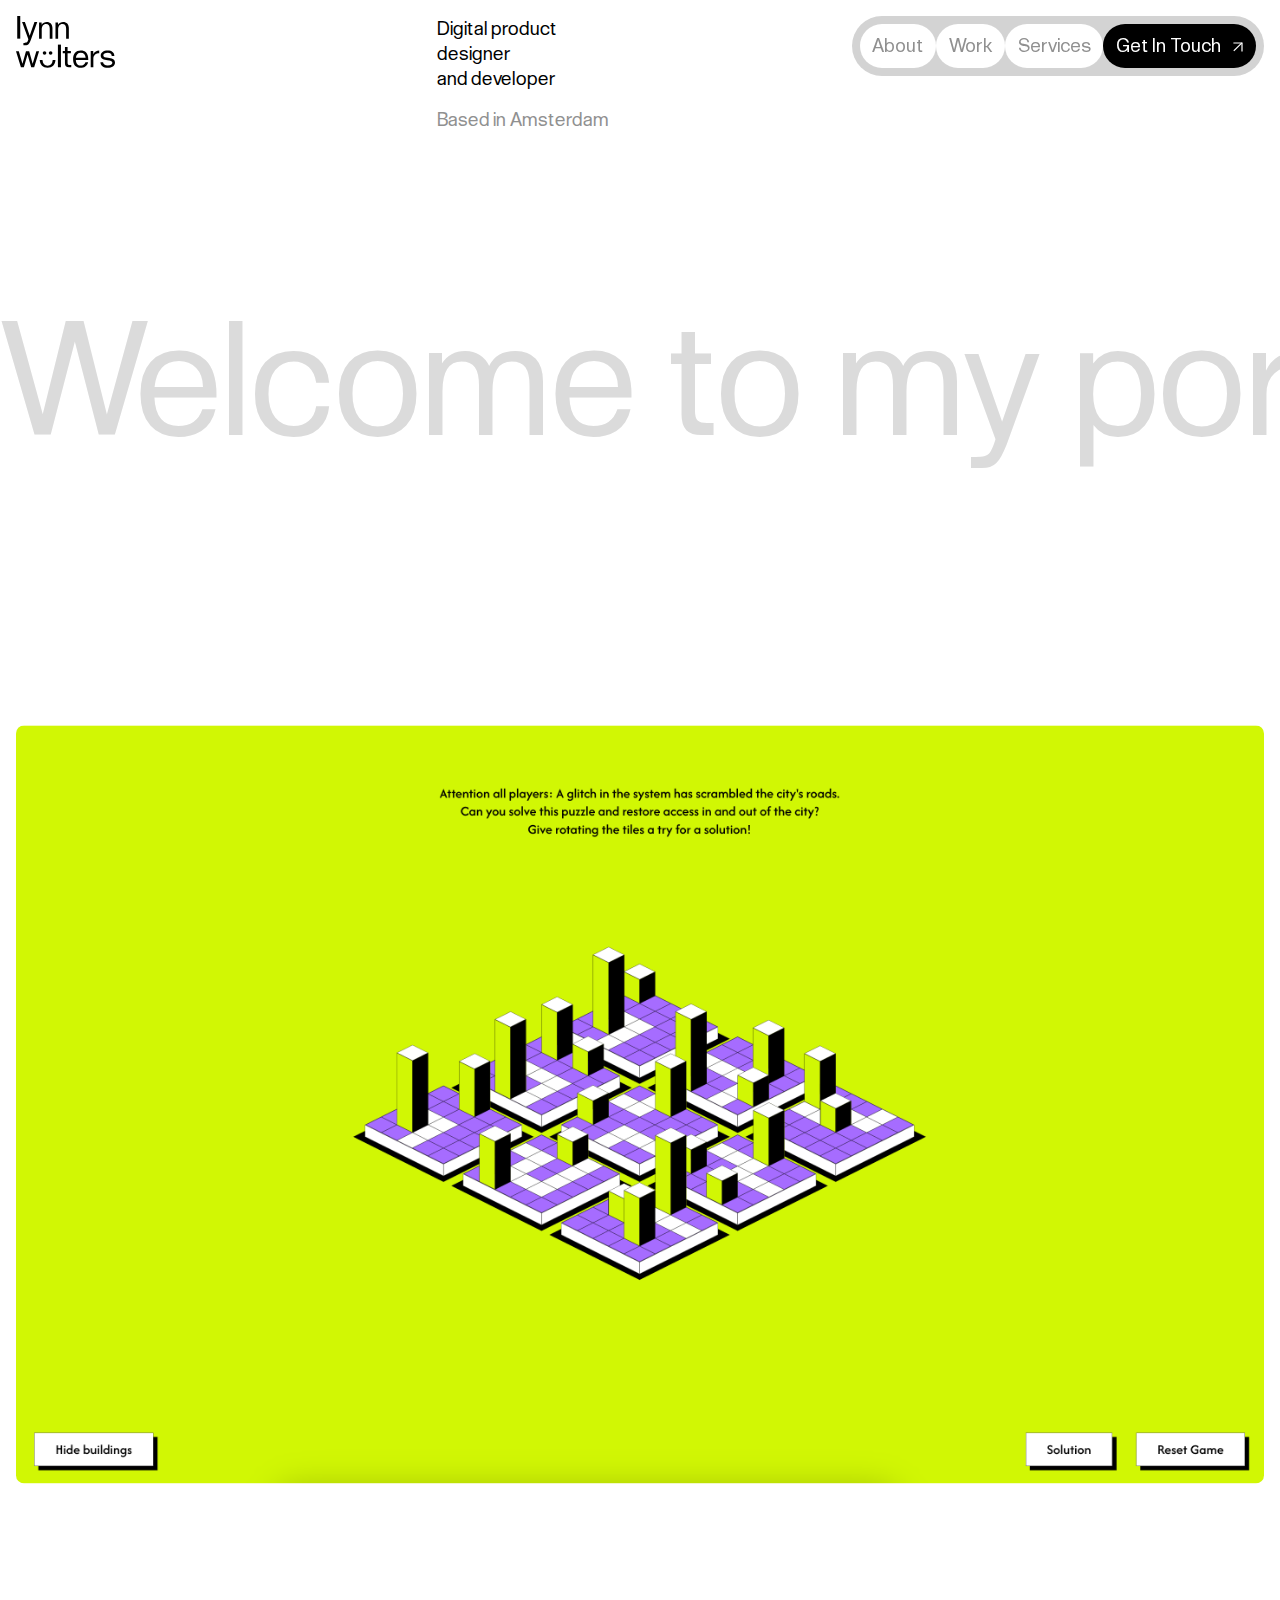
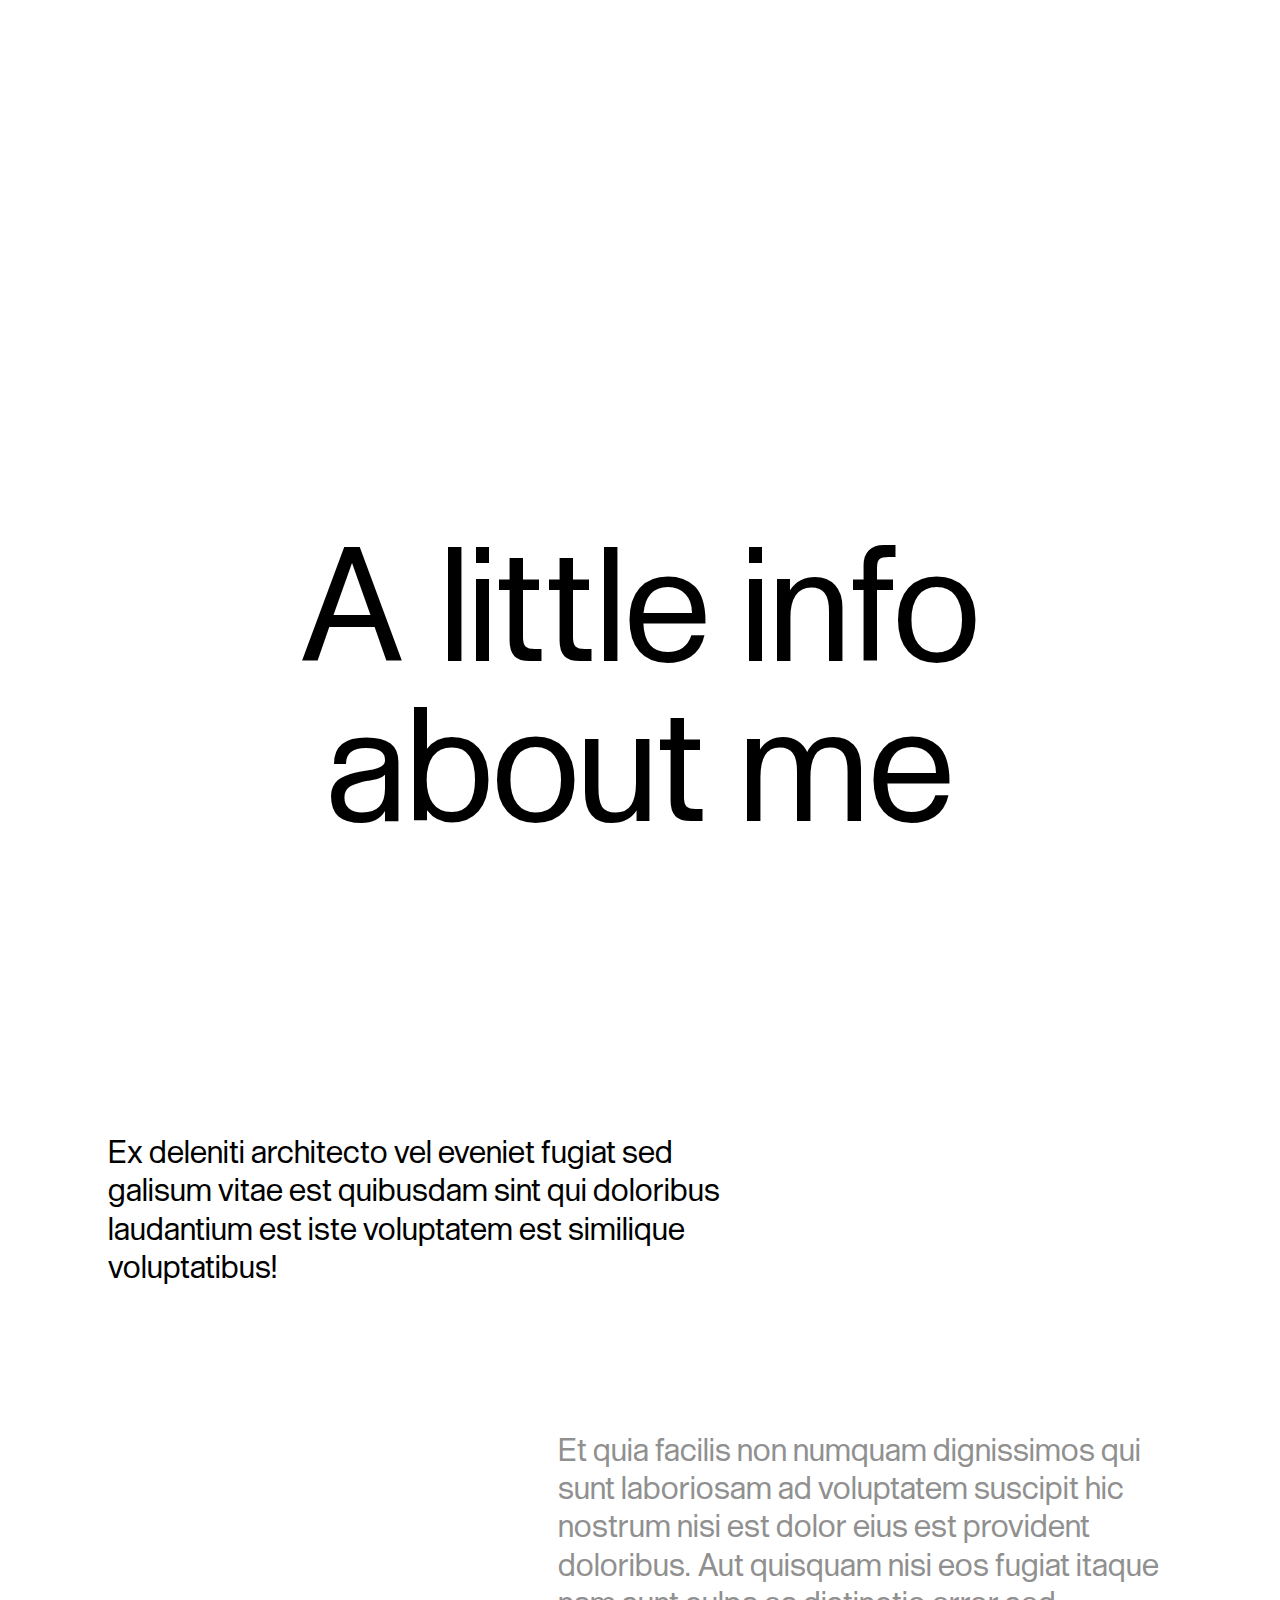
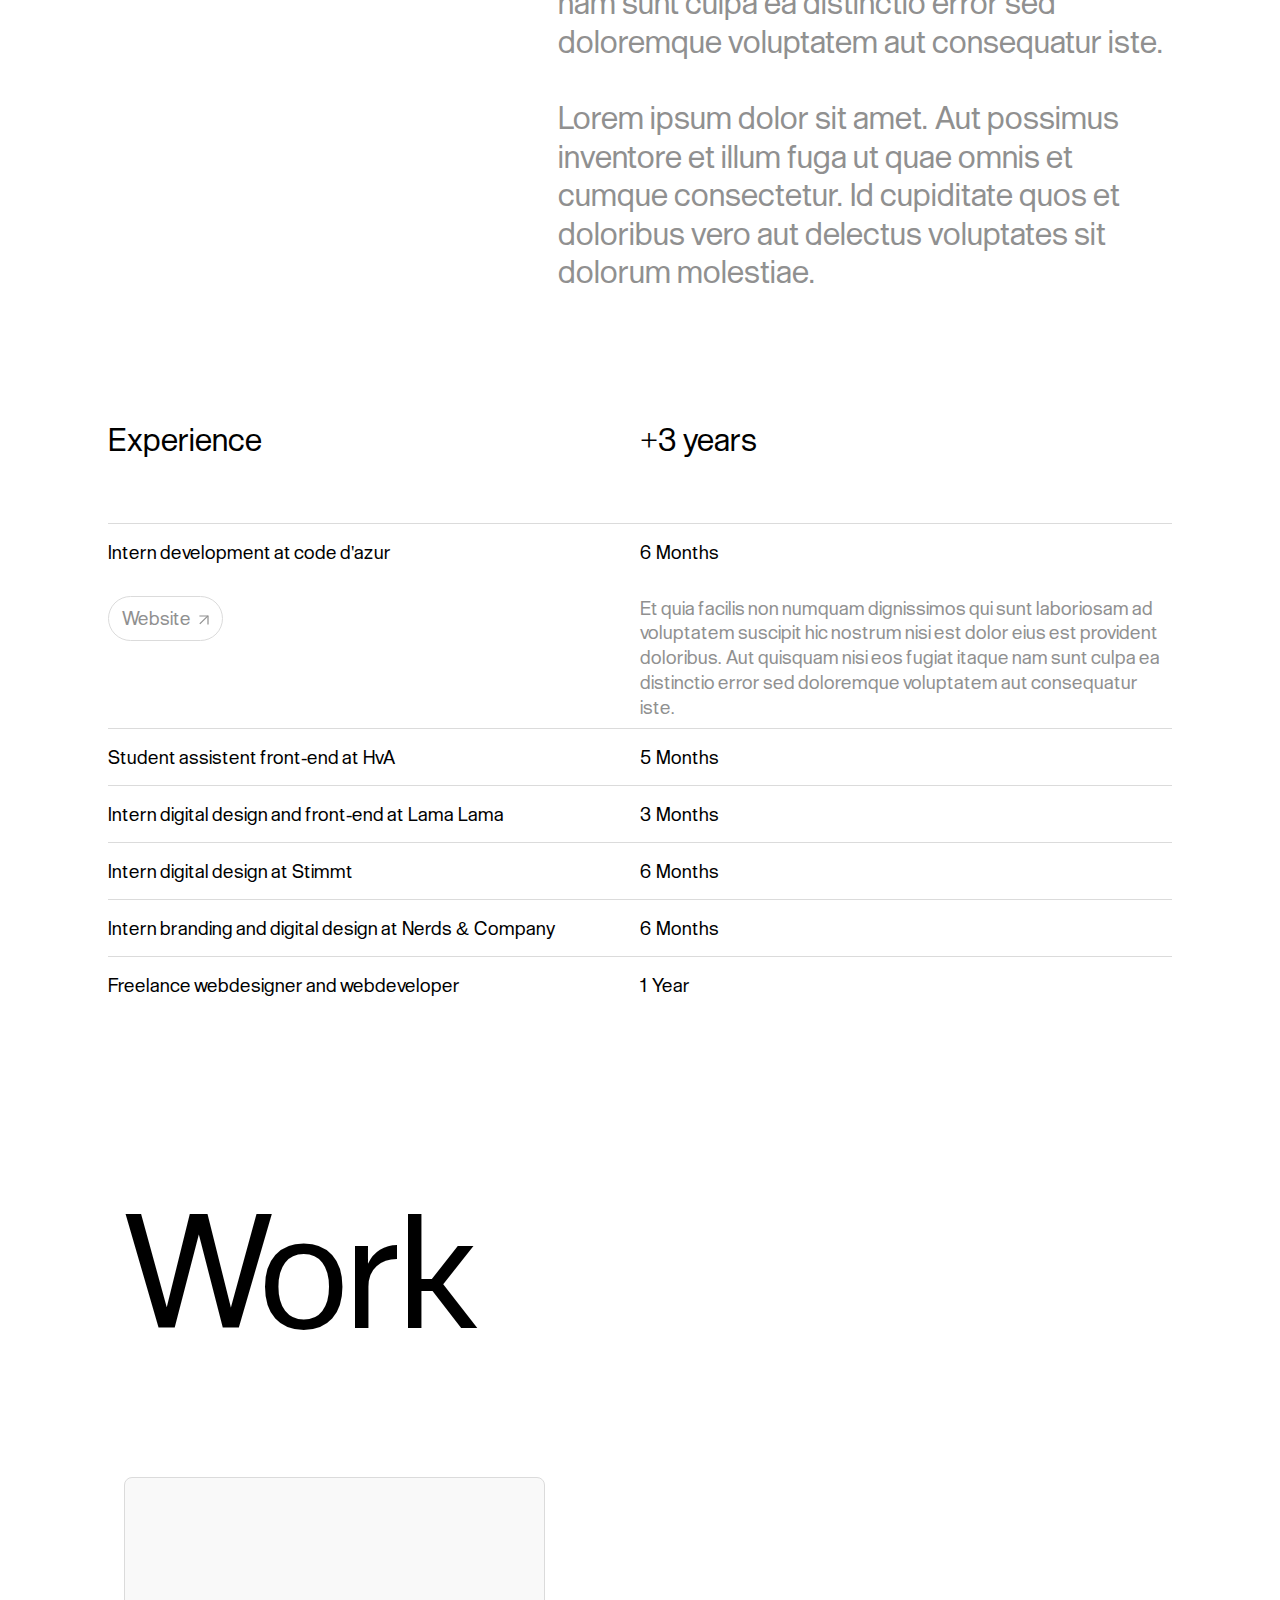
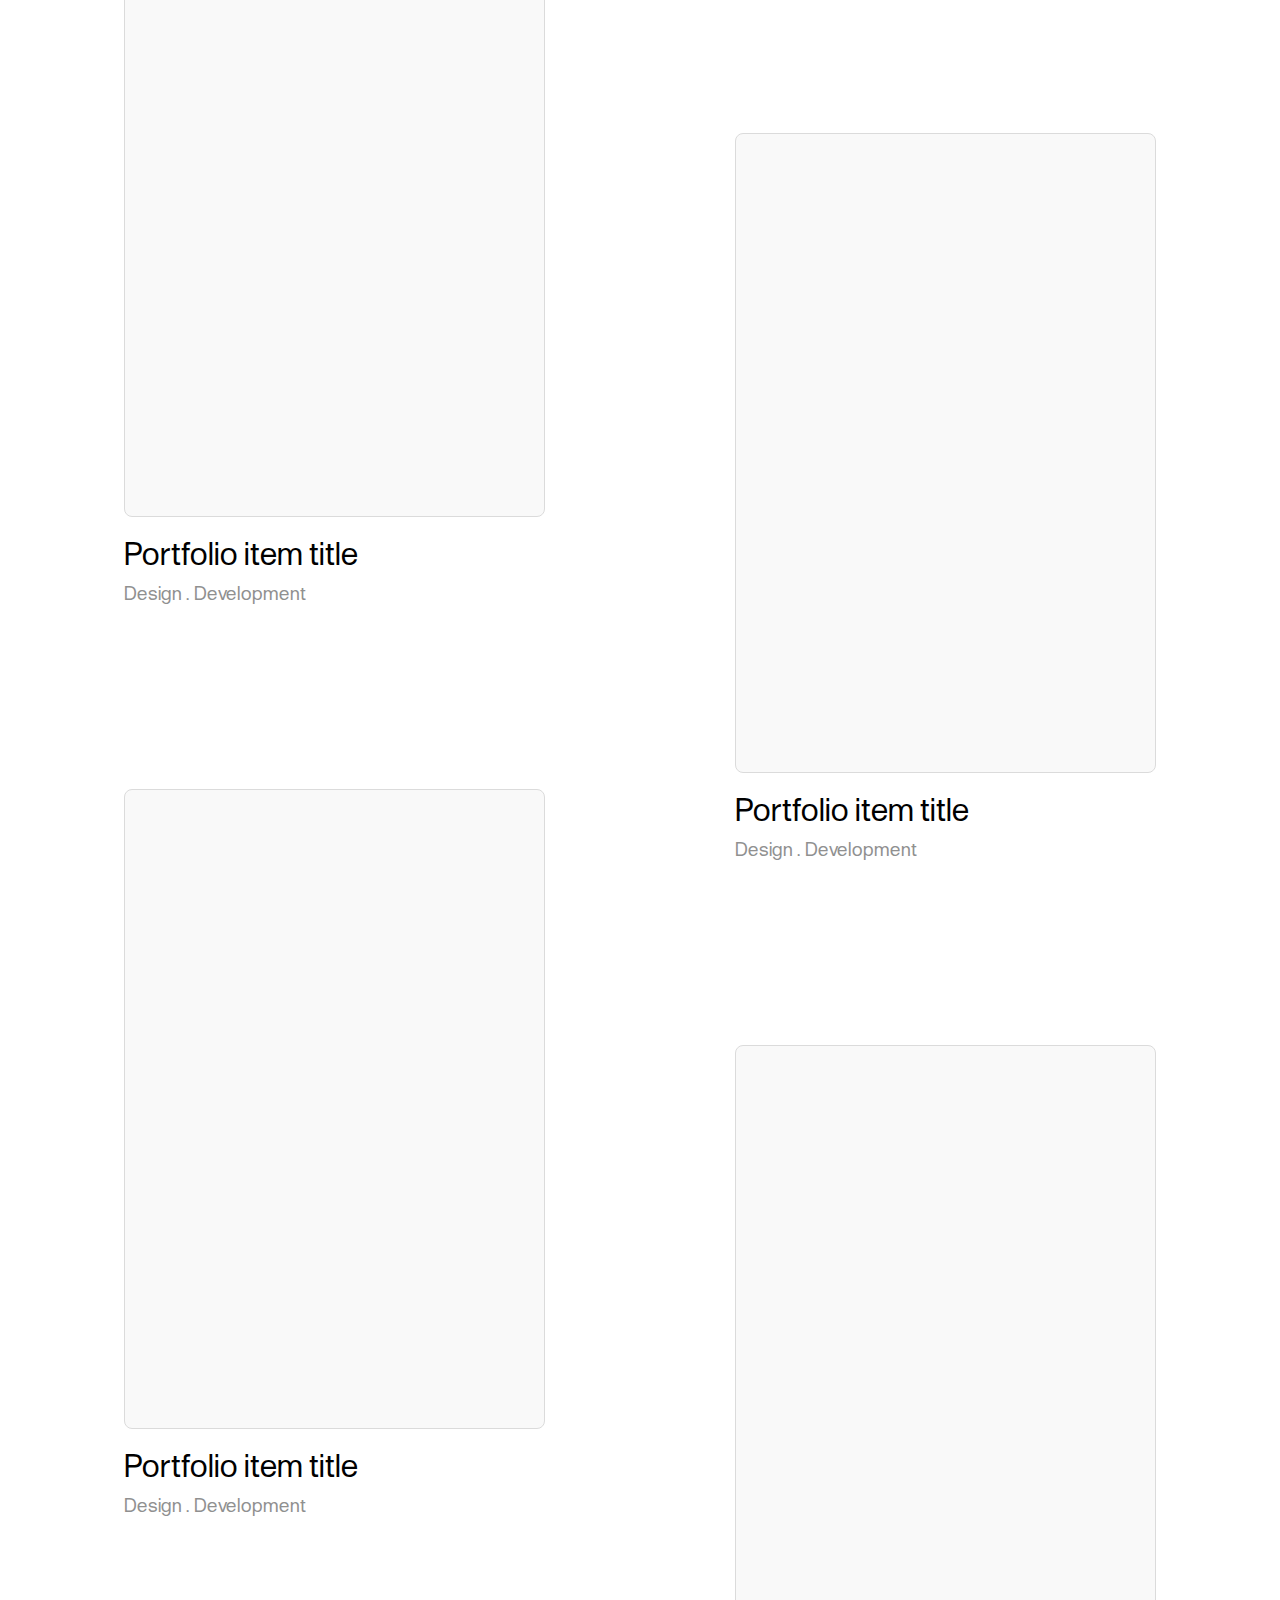
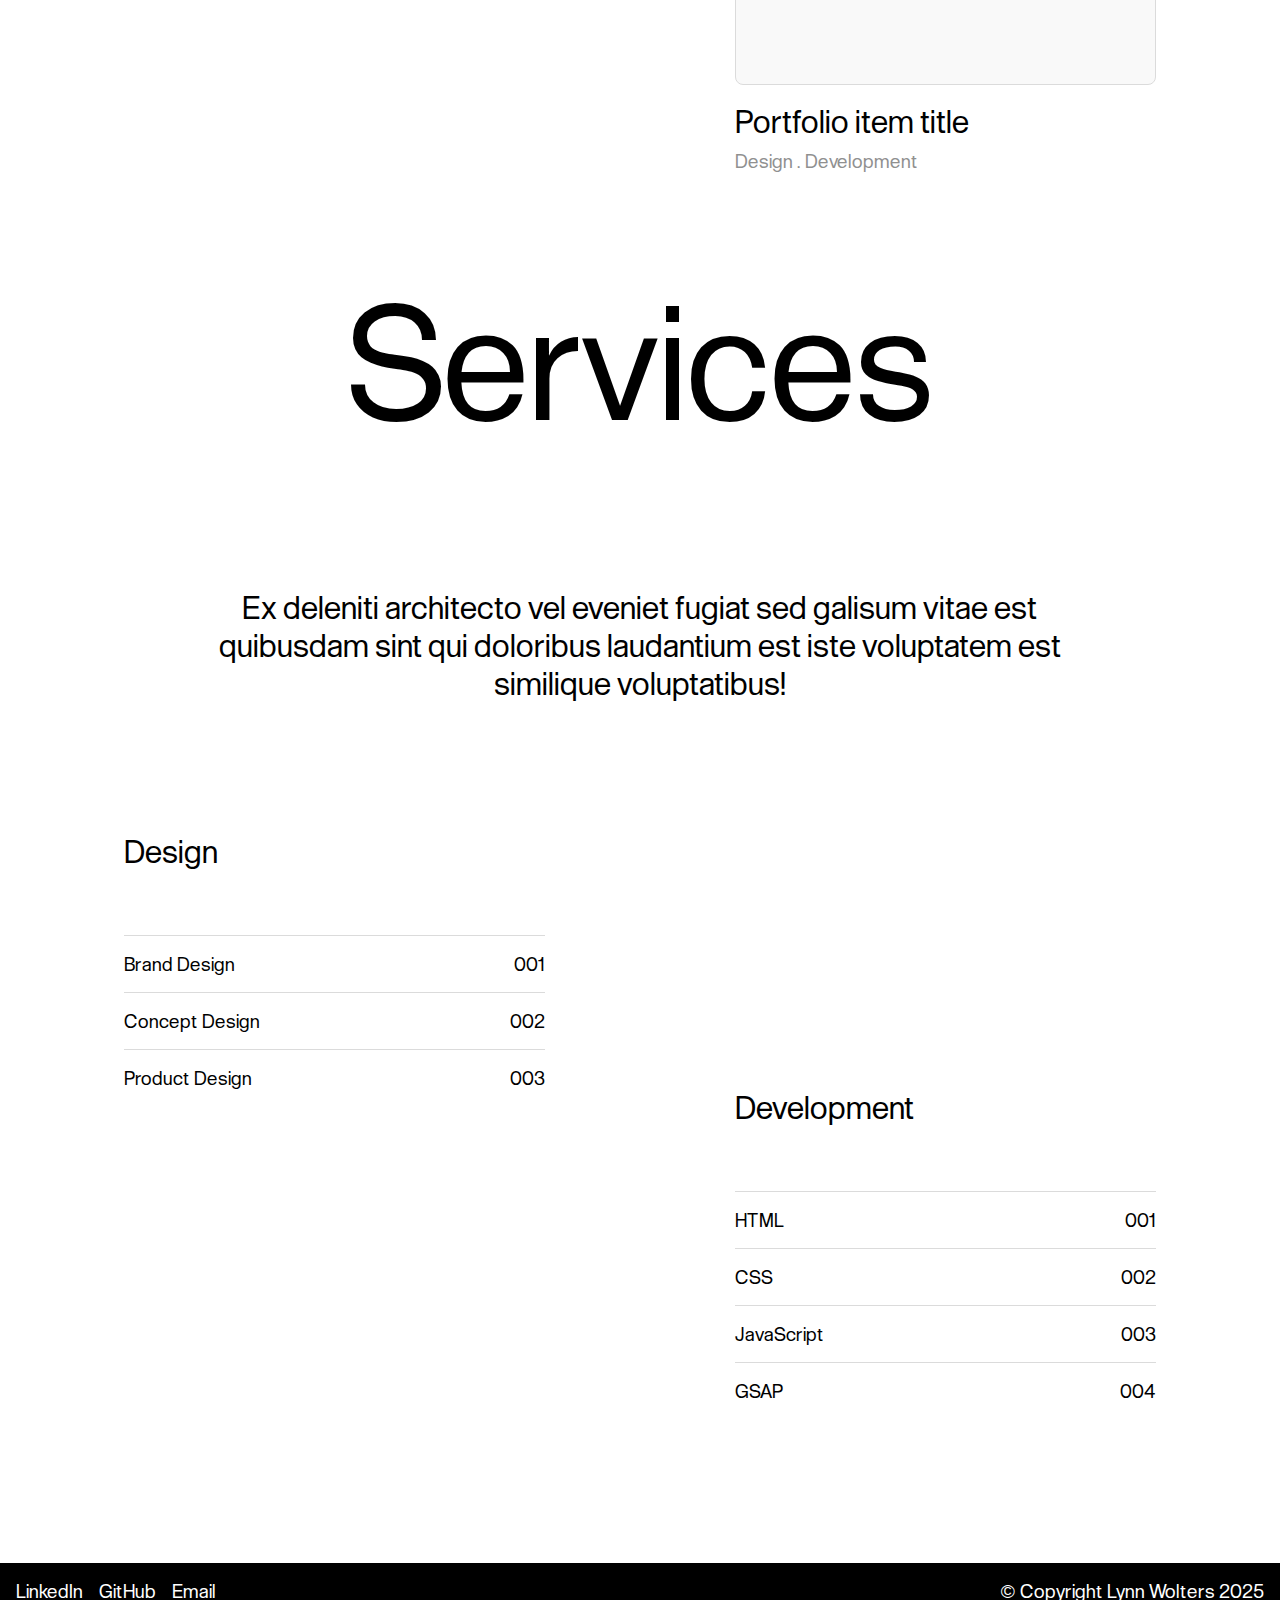
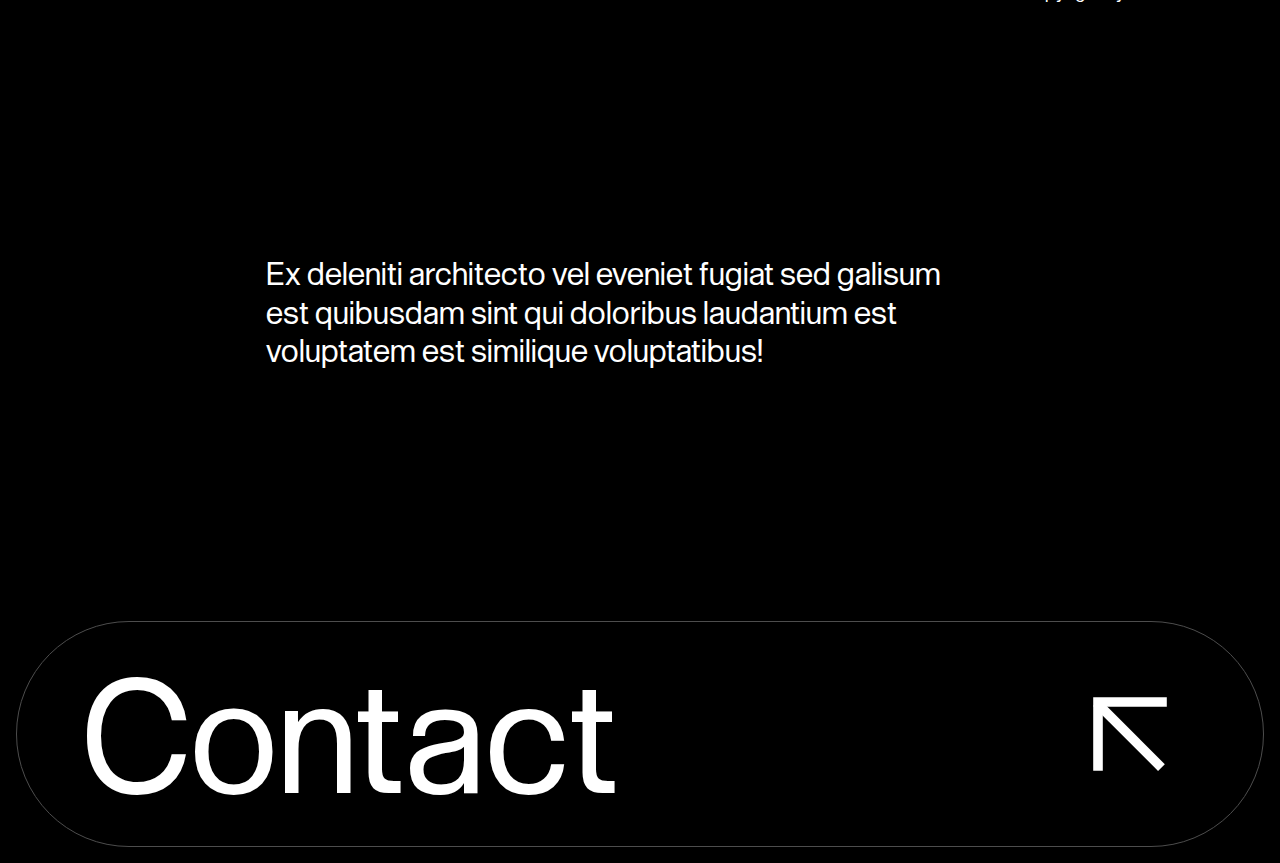
<file: index.html>
<!DOCTYPE html>
<html lang="en">
<head>
    <meta charset="UTF-8">
    <meta name="viewport" content="width=device-width, initial-scale=1.0">
    <title>Lynn Wolters | Digital Product Maker</title>
    <link rel="icon" type="image/x-icon" href="./images/favicon.png">
    <link rel="stylesheet" href="style.css">
</head>
<body>

    <nav class="nav">
        <ul class="nav__list">
            <li class="nav__list-item">
                <a class="nav__list-item-link" href="#about">About</a>
            </li>
            <li class="nav__list-item">
                <a class="nav__list-item-link" href="#work">Work</a>
            </li>
            <li class="nav__list-item">
                <a class="nav__list-item-link" href="#services">Services</a>
            </li>
            <li class="nav__list-item">
                <a class="nav__list-item-link" href="#contact">
                    Get In Touch
                    <img class="nav__list-item-link--icon" src="./images/arrow.svg" alt="An arrow icon.">
                </a>
            </li>
        </ul>
    </nav>

    <header class="header">
        <div class="header__top">
            <a class="header__top-logo" href="index.html">
                <img class="header__top-logo-content" src="./images/logo-black.svg" alt="A logo that says 'Lynn Wolters'.">
            </a>
            <div class="header__top-tag">
                <span class="header__top-tag-line">Digital product designer <br> and developer</span>
                <span class="header__top-tag-line">Based in Amsterdam</span>
            </div>
        </div>
        <h1 class="header__marquee">
            <div class="header__marquee-wrapper">
                <span class="header__marquee-wrapper-content">Welcome to my portfolio .</span>
                <span class="header__marquee-wrapper-content">Welcome to my portfolio .</span>
                <span class="header__marquee-wrapper-content">Welcome to my portfolio .</span> 
            </div>
            <div class="header__marquee-wrapper">
                <span class="header__marquee-wrapper-content">Welcome to my portfolio .</span>
                <span class="header__marquee-wrapper-content">Welcome to my portfolio .</span>
                <span class="header__marquee-wrapper-content">Welcome to my portfolio .</span> 
            </div>
        </h1>
    </header>

    <main class="main"> 

        <section class="reel">
            <div class="reel__container">
                <img class="reel__container-content" src="./images/cssttr.jpg" alt="A picture of an isometric game.">
            </div>
        </section>

        <section id="about" class="about">
            <h2 class="about__title">A little info <br> about me</h2>
            <div class="about__description">
                <h3 class="about__description-title">Ex deleniti architecto vel eveniet fugiat sed galisum vitae est quibusdam sint qui doloribus laudantium est iste voluptatem est similique voluptatibus!</h3>
                <p class="about__description-paragraph">
                    Et quia facilis non numquam dignissimos qui sunt laboriosam ad voluptatem suscipit hic nostrum nisi est dolor eius est provident doloribus. Aut quisquam nisi eos fugiat itaque nam sunt culpa ea distinctio error sed doloremque voluptatem aut consequatur iste.
                    <br><br>
                    Lorem ipsum dolor sit amet. Aut possimus inventore et illum fuga ut quae omnis et cumque consectetur. Id cupiditate quos et doloribus vero aut delectus voluptates sit dolorum molestiae.
                </p>
            </div>
            <div class="about__experience">
                <h3 class="about__experience-title">
                    <span class="about__experience-title-content">Experience</span>
                    <span class="about__experience-title-content">+3 years</span>
                </h3>
                <ul class="about__experience-list">
                    <li class="about__experience-list-item">
                        <button class="about__experience-list-item-button">
                            <h4 class="about__experience-list-item-button-content">Intern development at code d'azur</h4>
                            <h4 class="about__experience-list-item-button-content">6 Months</h4>
                        </button>
                        <div class="about__experience-list-item-panel">
                            <a class="about__experience-list-item-panel-link" href="https://codedazur.com/" target="_blank">
                                Website
                                <div class="about__experience-list-item-panel-link-arrow">
                                    <img src="./images/arrow-dark-grey.svg" alt="An arrow icon.">
                                </div>
                            </a>
                            <p class="about__experience-list-item-panel-paragraph">
                                Et quia facilis non numquam dignissimos qui sunt laboriosam ad voluptatem suscipit hic nostrum nisi est dolor eius est provident doloribus. Aut quisquam nisi eos fugiat itaque nam sunt culpa ea distinctio error sed doloremque voluptatem aut consequatur iste.
                            </p>
                        </div>
                    </li>
                    <li class="about__experience-list-item">
                        <button class="about__experience-list-item-button">
                            <h4 class="about__experience-list-item-button-content">Student assistent front-end at HvA</h4>
                            <h4 class="about__experience-list-item-button-content">5 Months</h4>
                        </button>
                        <div class="about__experience-list-item-panel">
                            <a class="about__experience-list-item-panel-link" href="https://www.hva.nl/" target="_blank">
                                Website
                                <div class="about__experience-list-item-panel-link-arrow">
                                    <img src="./images/arrow-dark-grey.svg" alt="An arrow icon.">
                                </div>
                            </a>
                            <p class="about__experience-list-item-panel-paragraph">
                                Et quia facilis non numquam dignissimos qui sunt laboriosam ad voluptatem suscipit hic nostrum nisi est dolor eius est provident doloribus. Aut quisquam nisi eos fugiat itaque nam sunt culpa ea distinctio error sed doloremque voluptatem aut consequatur iste.
                            </p>
                        </div>
                    </li>
                    <li class="about__experience-list-item">
                        <button class="about__experience-list-item-button">
                            <h4 class="about__experience-list-item-button-content">Intern digital design and front-end at Lama Lama</h4>
                            <h4 class="about__experience-list-item-button-content">3 Months</h4>
                        </button>
                        <div class="about__experience-list-item-panel">
                            <a class="about__experience-list-item-panel-link" href="https://lamalama.nl/?gad_source=1&gclid=EAIaIQobChMIq6HTw83uiwMVTgV7Bx2pfxC4EAAYASAAEgIVavD_BwE" target="_blank"> 
                                Website
                                <div class="about__experience-list-item-panel-link-arrow">
                                    <img src="./images/arrow-dark-grey.svg" alt="An arrow icon.">
                                </div>
                            </a>
                            <p class="about__experience-list-item-panel-paragraph">
                                Et quia facilis non numquam dignissimos qui sunt laboriosam ad voluptatem suscipit hic nostrum nisi est dolor eius est provident doloribus. Aut quisquam nisi eos fugiat itaque nam sunt culpa ea distinctio error sed doloremque voluptatem aut consequatur iste.
                            </p>
                        </div>
                    </li>
                    <li class="about__experience-list-item">
                        <button class="about__experience-list-item-button">
                            <h4 class="about__experience-list-item-button-content">Intern digital design at Stimmt</h4>
                            <h4 class="about__experience-list-item-button-content">6 Months</h4>
                        </button>
                        <div class="about__experience-list-item-panel">
                            <a class="about__experience-list-item-panel-link" href="https://stimmt.digital/" target="_blank">
                                Website
                                <div class="about__experience-list-item-panel-link-arrow">
                                    <img src="./images/arrow-dark-grey.svg" alt="An arrow icon.">
                                </div>
                            </a>
                            <p class="about__experience-list-item-panel-paragraph">
                                Et quia facilis non numquam dignissimos qui sunt laboriosam ad voluptatem suscipit hic nostrum nisi est dolor eius est provident doloribus. Aut quisquam nisi eos fugiat itaque nam sunt culpa ea distinctio error sed doloremque voluptatem aut consequatur iste.
                            </p>
                        </div>
                    </li>
                    <li class="about__experience-list-item">
                        <button class="about__experience-list-item-button">
                            <h4 class="about__experience-list-item-button-content">Intern branding and digital design at Nerds <span class="about__experience-list-item-button-content-ampersand">&</span> Company</h4>
                            <h4 class="about__experience-list-item-button-content">6 Months</h4>
                        </button>
                        <div class="about__experience-list-item-panel">
                            <a class="about__experience-list-item-panel-link" href="https://nerds.company/" target="_blank">
                                Website
                                <div class="about__experience-list-item-panel-link-arrow">
                                    <img src="./images/arrow-dark-grey.svg" alt="An arrow icon.">
                                </div>
                            </a>
                            <p class="about__experience-list-item-panel-paragraph">
                                Et quia facilis non numquam dignissimos qui sunt laboriosam ad voluptatem suscipit hic nostrum nisi est dolor eius est provident doloribus. Aut quisquam nisi eos fugiat itaque nam sunt culpa ea distinctio error sed doloremque voluptatem aut consequatur iste.
                            </p>
                        </div>
                    </li>
                    <li class="about__experience-list-item">
                        <button class="about__experience-list-item-button">
                            <h4 class="about__experience-list-item-button-content">Freelance webdesigner and webdeveloper</h4>
                            <h4 class="about__experience-list-item-button-content">1 Year</h4>
                        </button>
                        <div class="about__experience-list-item-panel">
                            <a class="about__experience-list-item-panel-link" href="#">
                                Website
                                <div class="about__experience-list-item-panel-link-arrow">
                                    <img src="./images/arrow-dark-grey.svg" alt="An arrow icon.">
                                </div>
                            </a>
                            <p class="about__experience-list-item-panel-paragraph">
                                Et quia facilis non numquam dignissimos qui sunt laboriosam ad voluptatem suscipit hic nostrum nisi est dolor eius est provident doloribus. Aut quisquam nisi eos fugiat itaque nam sunt culpa ea distinctio error sed doloremque voluptatem aut consequatur iste.
                            </p>
                        </div>
                    </li>
                </ul>
            </div>
        </section>

        <section id="work" class="work">
            <h2 class="work__title">Work</h2>
            <ul class="work__list">
                <li class="work__list-item">
                    <a class="work__list-item-link" href="product.html"></a>
                    <h3 class="work__list-item-title">Portfolio item title</h3>
                    <h4 class="work__list-item-discipline">Design . Development</h4>
                </li>
                <li class="work__list-item">
                    <a class="work__list-item-link" href="product.html"></a>
                    <h3 class="work__list-item-title">Portfolio item title</h3>
                    <h4 class="work__list-item-discipline">Design . Development</h4>
                </li>
                <li class="work__list-item">
                    <a class="work__list-item-link" href="product.html"></a>
                    <h3 class="work__list-item-title">Portfolio item title</h3>
                    <h4 class="work__list-item-discipline">Design . Development</h4>
                </li>
                <li class="work__list-item">
                    <a class="work__list-item-link" href="product.html"></a>
                    <h3 class="work__list-item-title">Portfolio item title</h3>
                    <h4 class="work__list-item-discipline">Design . Development</h4>
                </li>
            </ul>
        </section>

        <section id="services" class="services">
            <h2 class="services__title">Services</h2>
            <div class="services__description">
                <h3 class="services__description-title">Ex deleniti architecto vel eveniet fugiat sed galisum vitae est quibusdam sint qui doloribus laudantium est iste voluptatem est similique voluptatibus!</h3>
            </div>
            <div class="services__container">
                <ul class="services__container-list">
                    <h4 class="services__container-list-title">Design</h4>
                    <li class="services__container-list-item">
                        <span class="services__container-list-item-content">Brand Design</span>
                        <span class="services__container-list-item-content">001</span>
                    </li>
                    <li class="services__container-list-item">
                        <span class="services__container-list-item-content">Concept Design</span>
                        <span class="services__container-list-item-content">002</span>
                    </li>
                    <li class="services__container-list-item">
                        <span class="services__container-list-item-content">Product Design</span>
                        <span class="services__container-list-item-content">003</span>
                    </li>
                </ul>
                <ul class="services__container-list">
                    <h4 class="services__container-list-title">Development</h4>
                    <li class="services__container-list-item">
                        <span class="services__container-list-item-content">HTML</span>
                        <span class="services__container-list-item-content">001</span>
                    </li>
                    <li class="services__container-list-item">
                        <span class="services__container-list-item-content">CSS</span>
                        <span class="services__container-list-item-content">002</span>
                    </li>
                    <li class="services__container-list-item">
                        <span class="services__container-list-item-content">JavaScript</span>
                        <span class="services__container-list-item-content">003</span>
                    </li>
                    <li class="services__container-list-item">
                        <span class="services__container-list-item-content">GSAP</span>
                        <span class="services__container-list-item-content">004</span>
                    </li>
                </ul>
            </div>
        </section>

    </main>

    <footer id="contact" class="footer">
        <div class="footer__top">
            <nav class="footer__top-nav">
                <ul class="footer__top-nav-list">
                    <li class="footer__top-nav-list-item">
                        <a class="footer__top-nav-list-item-link" href="https://nl.linkedin.com/in/lynn-wolters" target="_blank">LinkedIn</a>
                    </li>
                    <li class="footer__top-nav-list-item">
                        <a class="footer__top-nav-list-item-link" href="https://github.com/lynnwolters" target="_blank">GitHub</a>
                    </li>
                    <li class="footer__top-nav-list-item">
                        <a class="footer__top-nav-list-item-link" href="mailto:lynn.wolters27@gmail.com" target="_blank">Email</a>
                    </li>
                </ul>
            </nav>
            <span class="footer__top-copyright">
                <span class="footer__top-copyright-symbol">©</span>
                Copyright Lynn Wolters 2025
            </span>
        </div>
        <h3 class="footer__description">
            Ex deleniti architecto vel eveniet fugiat sed galisum <br> est quibusdam sint qui doloribus laudantium est <br> voluptatem est similique voluptatibus!
        </h3>
        <a class="footer__link" href="mailto:lynn.wolters27@gmail.com" target="_blank">
            <h2 class="footer__link-title">Contact</h2>
            <img class="footer__link-arrow" src="./images/arrow.svg" alt="An arrow icon.">
        </a>
    </footer>

    <script src="./scripts/menu.js"></script>
    <script src="./scripts/accordion.js"></script>

</body>
</html>
</file>
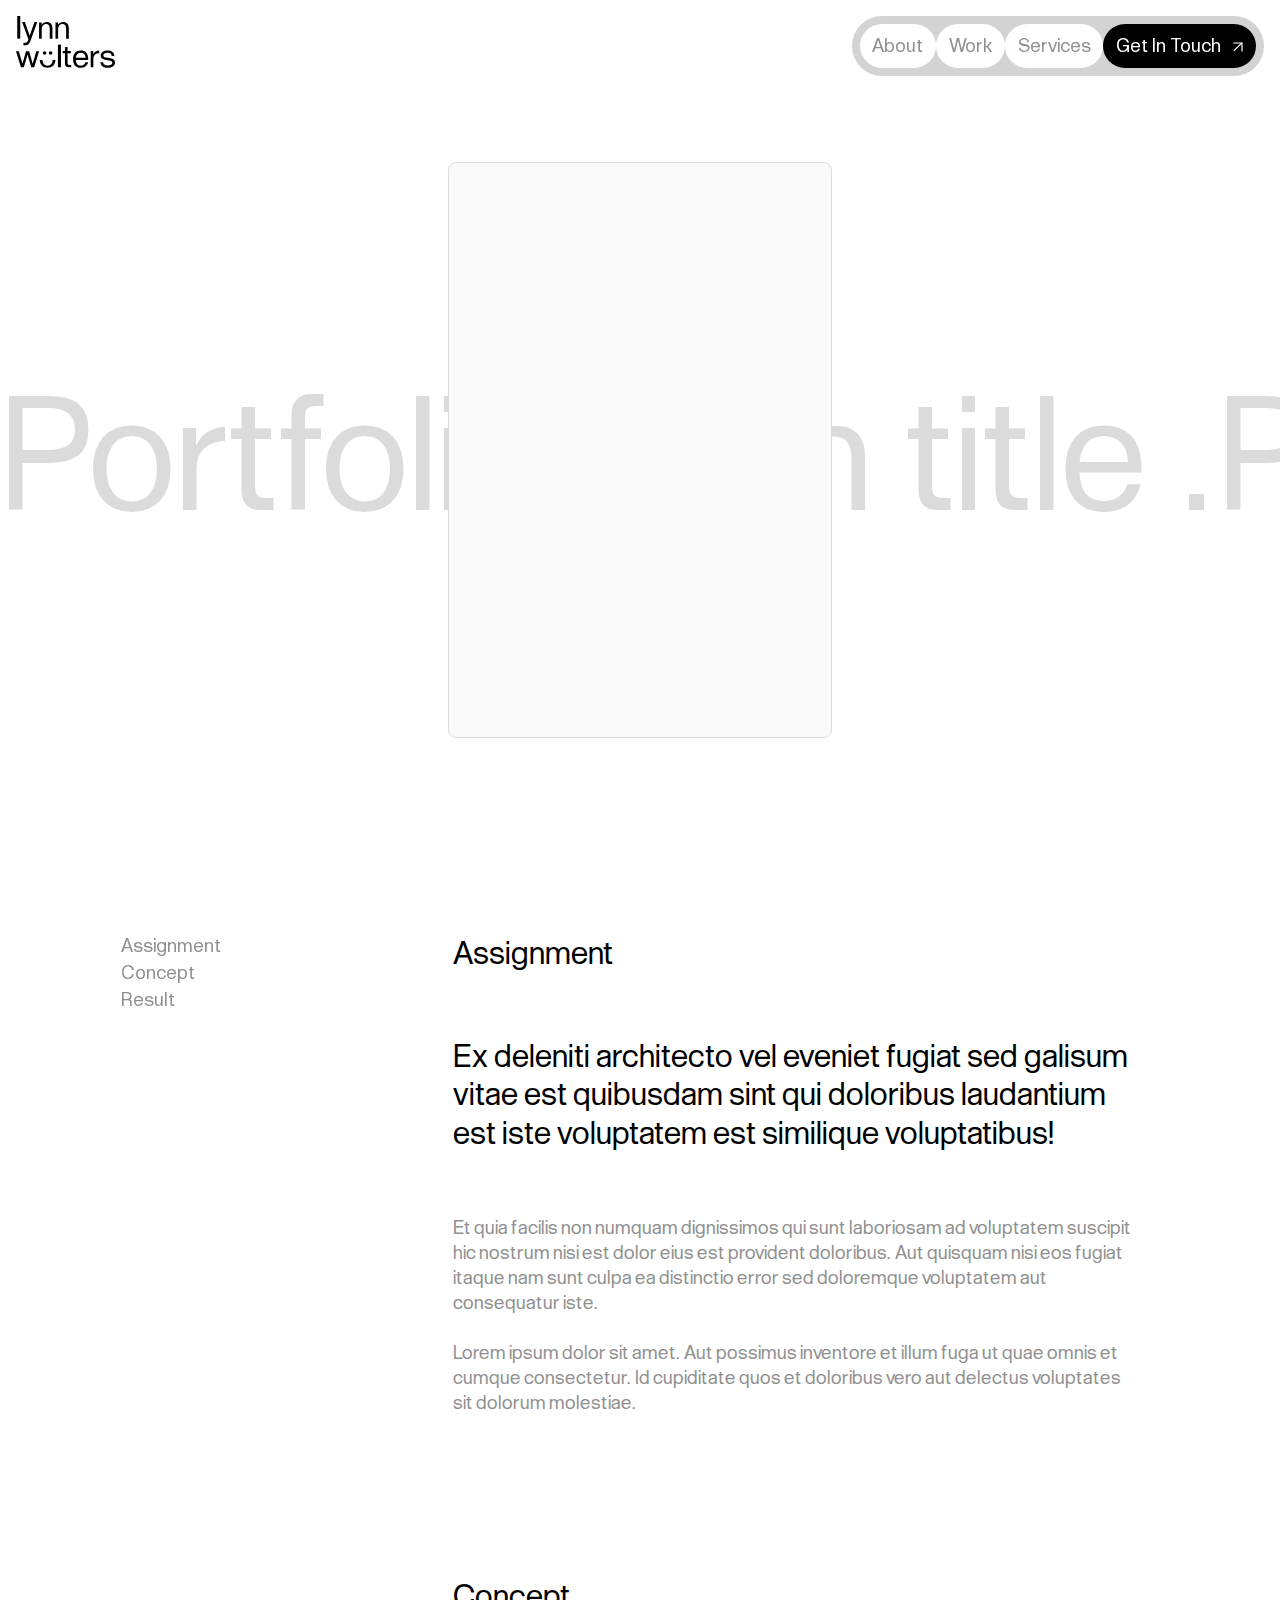
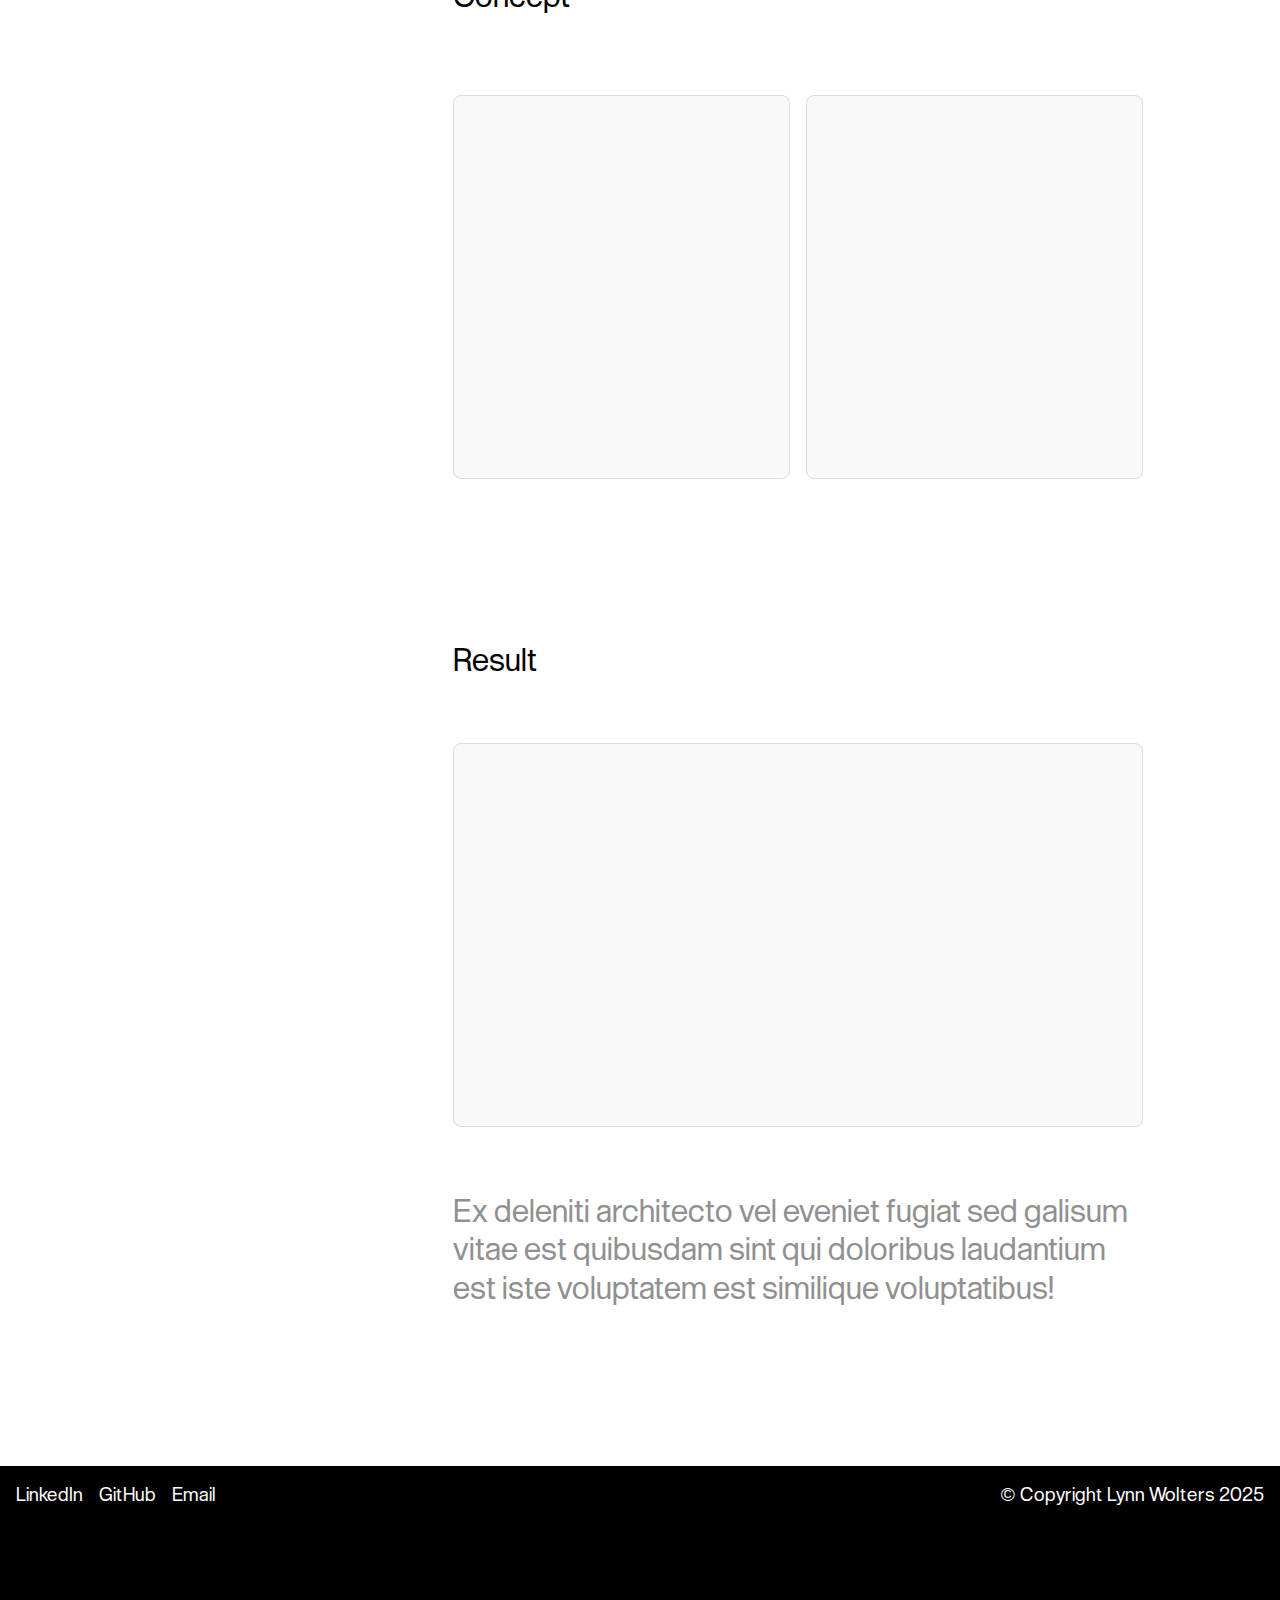
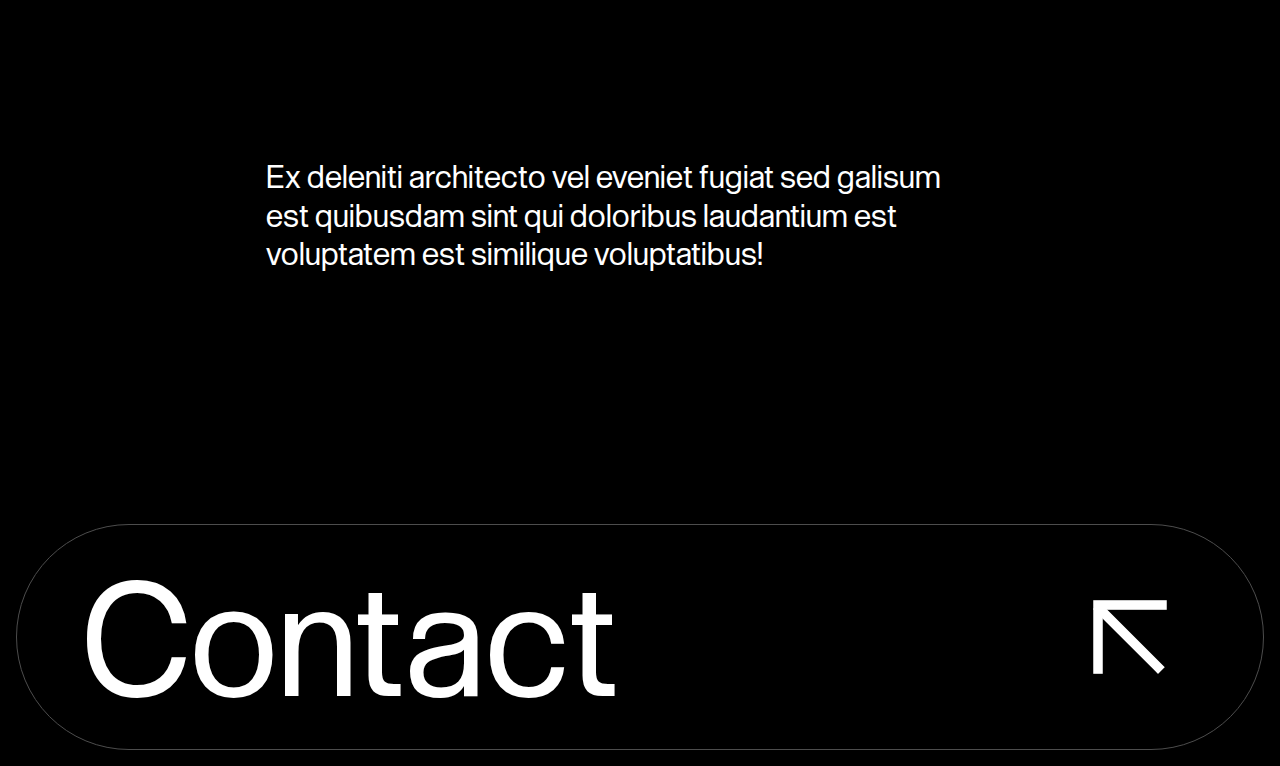
<file: product.html>
<!DOCTYPE html>
<html lang="en">
<head>
    <meta charset="UTF-8">
    <meta name="viewport" content="width=device-width, initial-scale=1.0">
    <title>Lynn Wolters | Digital Product Maker</title>
    <link rel="stylesheet" href="style.css">
</head>
<body>

    <nav class="nav">
        <ul class="nav__list">
            <li class="nav__list-item">
                <a class="nav__list-item-link" href="index.html">About</a>
            </li>
            <li class="nav__list-item">
                <a class="nav__list-item-link" href="index.html">Work</a>
            </li>
            <li class="nav__list-item">
                <a class="nav__list-item-link" href="index.html">Services</a>
            </li>
            <li class="nav__list-item">
                <a class="nav__list-item-link" href="#contact">
                    Get In Touch
                    <img class="nav__list-item-link--icon" src="./images/arrow.svg" alt="An arrow icon.">
                </a>
            </li>
        </ul>
    </nav>

    <header class="header-product">
        <div class="header-product__top">
            <a class="header-product__top-logo" href="index.html">
                <img class="header-product__top-logo-content" src="./images/logo-black.svg" alt="A logo that says 'Lynn Wolters'.">
            </a>
        </div>
        <h1 class="header-product__marquee">
            <div class="header-product__marquee-wrapper">
                <span class="header-product__marquee-wrapper-content">Portfolio item title .</span>
                <span class="header-product__marquee-wrapper-content">Portfolio item title .</span>
                <span class="header-product__marquee-wrapper-content">Portfolio item title .</span>
            </div>
            <div class="header__marquee-wrapper">
                <span class="header-product__marquee-wrapper-content">Portfolio item title .</span>
                <span class="header-product__marquee-wrapper-content">Portfolio item title .</span>
                <span class="header-product__marquee-wrapper-content">Portfolio item title .</span>
            </div>
        </h1>
        <div class="header-product__mockup">
            <div class="header-product__mockup-content"></div>
        </div>
    </header>

    <main class="main-product">

        <ul class="main-product__list">
            <li class="main-product__list-item">
                <a class="main-product__list-item-link" href="#">Assignment</a>
            </li>
            <li class="main-product__list-item">
                <a class="main-product__list-item-link" href="#">Concept</a>
            </li>
            <li class="main-product__list-item">
                <a class="main-product__list-item-link" href="#">Result</a>
            </li>
        </ul>

        <div class="main-product__container">
            <section class="main-product__container-assignment">
                <h2 class="main-product__container-assignment-title">Assignment</h2>
                <h3 class="main-product__container-assignment-paragraph-title">Ex deleniti architecto vel eveniet fugiat sed galisum vitae est quibusdam sint qui doloribus laudantium est iste voluptatem est similique voluptatibus!</h3>
                <p class="main-product__container-assignment-paragraph">
                    Et quia facilis non numquam dignissimos qui sunt laboriosam ad voluptatem suscipit hic nostrum nisi est dolor eius est provident doloribus. Aut quisquam nisi eos fugiat itaque nam sunt culpa ea distinctio error sed doloremque voluptatem aut consequatur iste.
                    <br><br>
                    Lorem ipsum dolor sit amet. Aut possimus inventore et illum fuga ut quae omnis et cumque consectetur. Id cupiditate quos et doloribus vero aut delectus voluptates sit dolorum molestiae.
                </p>
            </section>
            <section class="main-product__container-concept">
                <h2 class="main-product__container-concept-title">Concept</h2>
                <div class="main-product__container-concept-mockup"></div>
                <div class="main-product__container-concept-mockup"></div>
            </section>
            <section class="main-product__container-result">
                <h2 class="main-product__container-result-title">Result</h2>
                <div class="main-product__container-result-mockup"></div>
                <h3 class="main-product__container-result-paragraph-title">Ex deleniti architecto vel eveniet fugiat sed galisum vitae est quibusdam sint qui doloribus laudantium est iste voluptatem est similique voluptatibus!</h3>
            </section>
        </div>

    </main>

    <footer id="contact" class="footer">
        <div class="footer__top">
            <nav class="footer__top-nav">
                <ul class="footer__top-nav-list">
                    <li class="footer__top-nav-list-item">
                        <a class="footer__top-nav-list-item-link" href="https://nl.linkedin.com/in/lynn-wolters" target="_blank">LinkedIn</a>
                    </li>
                    <li class="footer__top-nav-list-item">
                        <a class="footer__top-nav-list-item-link" href="https://github.com/lynnwolters" target="_blank">GitHub</a>
                    </li>
                    <li class="footer__top-nav-list-item">
                        <a class="footer__top-nav-list-item-link" href="mailto:lynn.wolters27@gmail.com" target="_blank">Email</a>
                    </li>
                </ul>
            </nav>
            <span class="footer__top-copyright">
                <span class="footer__top-copyright-symbol">©</span>
                Copyright Lynn Wolters 2025
            </span>
        </div>
        <h3 class="footer__description">
            Ex deleniti architecto vel eveniet fugiat sed galisum <br> est quibusdam sint qui doloribus laudantium est <br> voluptatem est similique voluptatibus!
        </h3>
        <a class="footer__link" href="mailto:lynn.wolters27@gmail.com" target="_blank">
            <h2 class="footer__link-title">Contact</h2>
            <img class="footer__link-arrow" src="./images/arrow.svg" alt="An arrow icon.">
        </a>
    </footer>

    <script src="./scripts/menu.js"></script>
    
</body>
</html>
</file>
<file: style.css>
@import "./styles/general/reset.css";
@import "./styles/general/root.css";
@import "./styles/general/typography.css";

@import "./styles/components/nav.css";
@import "./styles/components/header.css";
@import "./styles/components/main.css";
@import "./styles/components/reel.css";
@import "./styles/components/about.css";
@import "./styles/components/work.css";
@import "./styles/components/services.css";
@import "./styles/components/footer.css";
@import "./styles/components/header-product.css";
@import "./styles/components/main-product.css";
</file>
